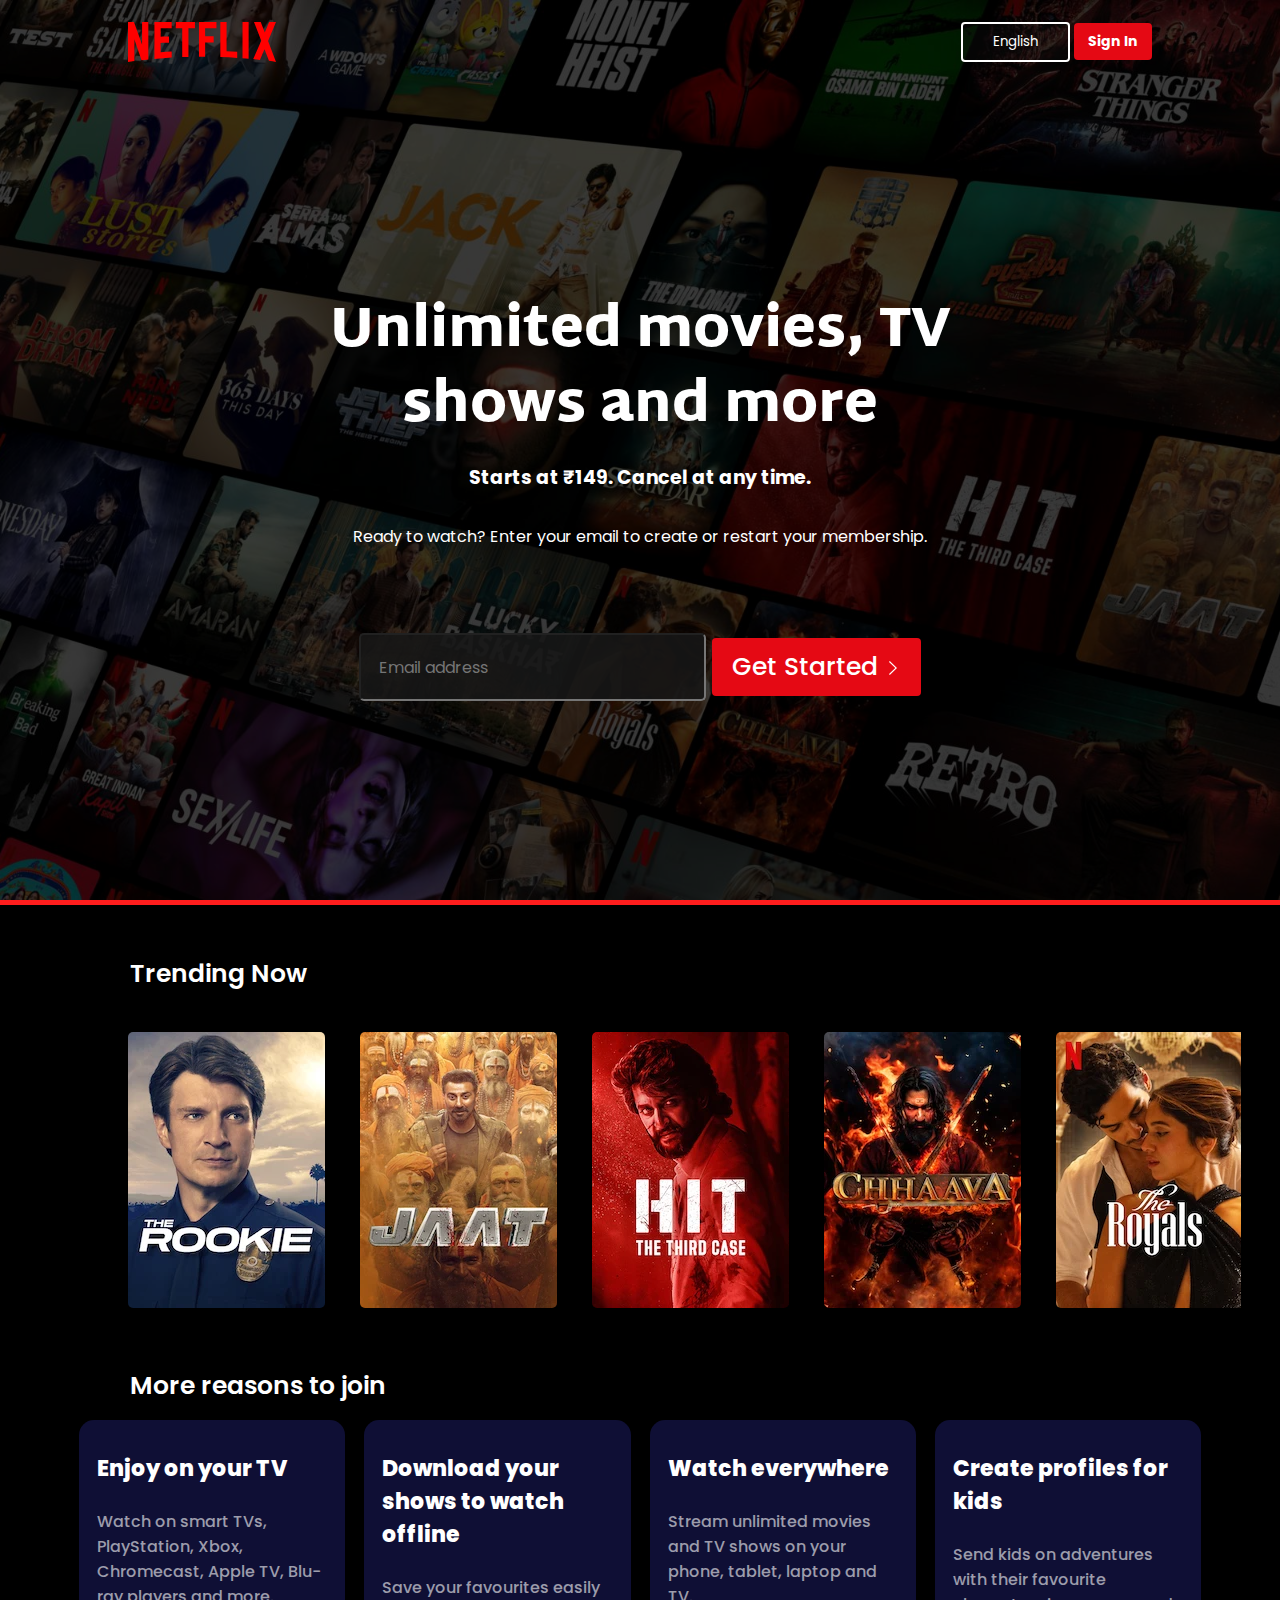
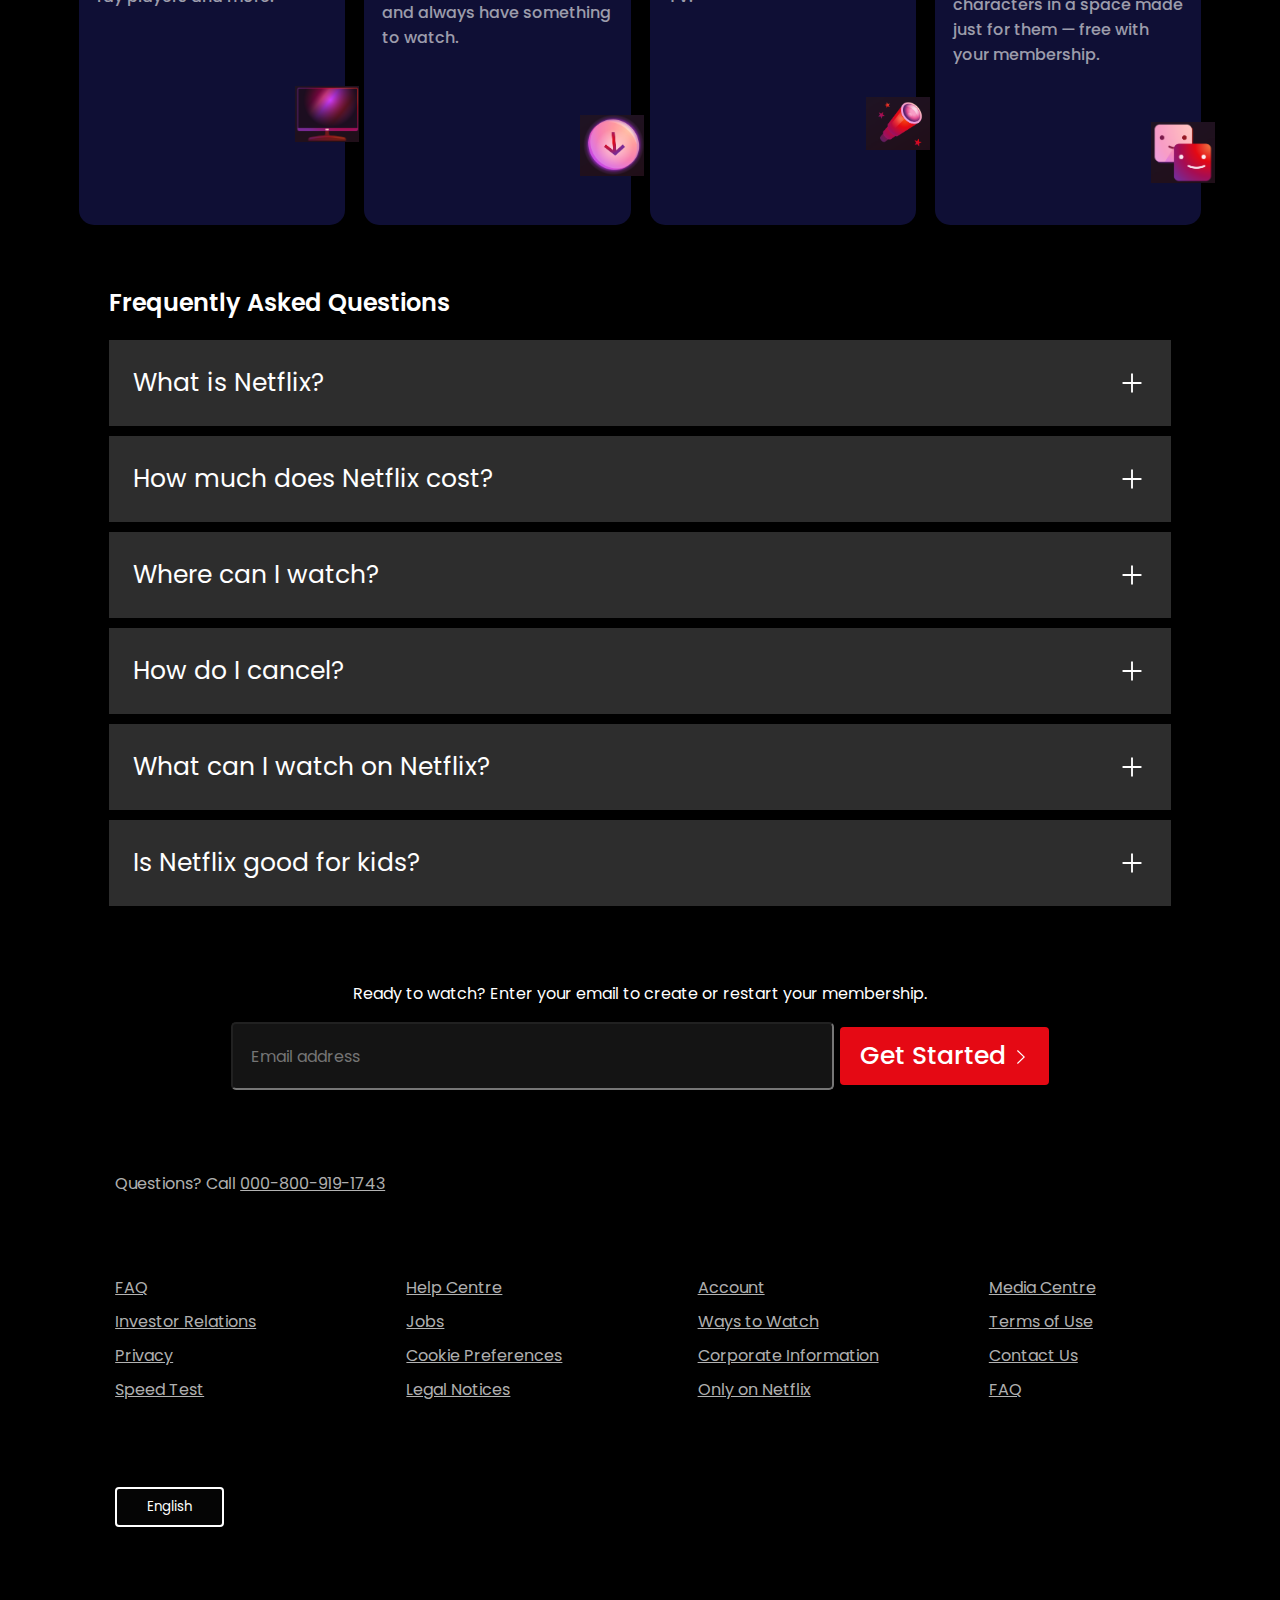
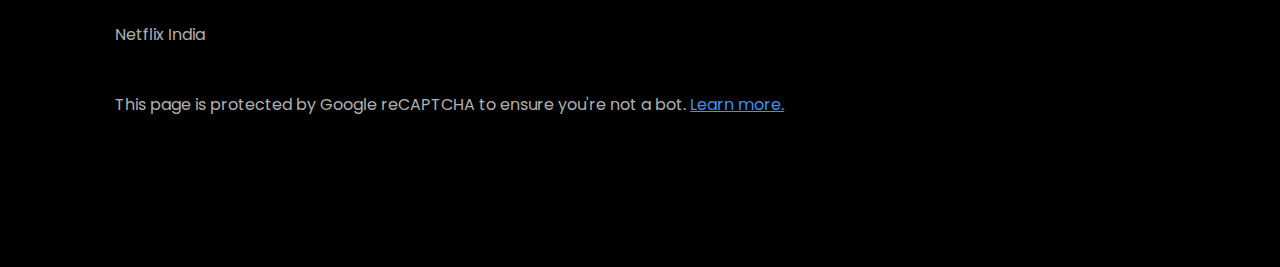
<file: index.html>
<!DOCTYPE html>
<html lang="en">

<head>
    <meta charset="UTF-8">
    <meta name="viewport" content="width=device-width, initial-scale=1.0">
    <title>Netflix India – Watch TV Shows Online, Watch Movies Online</title>
    <link rel="icon" href="favicon.ico" type="image/x-icon">
    <link rel="stylesheet" href="style.css">
</head>

<body>
    <div class="main">
        <div class="box"></div>
        <nav>
            <span class="bg"><img src="logo.svg" alt=""></span>

            <div class="button">
                <button class="lang">English</button>

                <button class="sign">Sign In</button>
            </div>

        </nav>
        <div class="content">

            <div class="c1">Unlimited movies, TV </div>
            <div class="c4">shows and more</div>
            <div class="c2">Starts at ₹149. Cancel at any time.
            </div>
            <div class="c3">Ready to watch? Enter your email to create or restart your membership.</div>


        </div>
        <div class="fill">
            <input type="text" placeholder="Email address">
            <button>Get Started <img class="sv" src="arr.svg" alt=""></button>

        </div>






    </div>
    <div class="sep">


    </div>

    <main>
        <div class="texttt">Trending Now</div>
        <div class="grid">


            <div class="h1"><img src="ASSETS/IMAGES/a1.webp" alt=""></div>
            <div class="h1"><img src="ASSETS/IMAGES/a2.webp" alt=""></div>
            <div class="h1"><img src="ASSETS/IMAGES/a3.webp" alt=""></div>
            <div class="h1"><img src="ASSETS/IMAGES/a4.webp" alt=""></div>
            <div class="h1"><img src="ASSETS/IMAGES/a5.webp" alt=""></div>
            <div class="h1"><img src="ASSETS/IMAGES/a6.webp" alt=""></div>
            <div class="h1"><img src="ASSETS/IMAGES/a7.webp" alt=""></div>
            <div class="h1"><img src="ASSETS/IMAGES/a8.webp" alt=""></div>
            <div class="h1"><img src="ASSETS/IMAGES/a9.webp" alt=""></div>
            <div class="h1"><img src="ASSETS/IMAGES/a10.webp" alt=""></div>

        </div>


        <section>
            <div class="more">More reasons to join</div>
            <div class="box">
                <div class="box1">
                    <div class="first1">Enjoy on your TV</div>
                    <div class="second1">Watch on smart TVs, PlayStation, Xbox, Chromecast, Apple TV, Blu-ray players
                        and
                        more.</div>
                    <img src="ASSETS/IMAGES/moni.png" alt="">
                </div>
                <div class="box1 img2">
                    <div class="first1">Download your shows to watch offline</div>
                    <div class="second1">Save your favourites easily and always have something to watch.</div>
                    <img src="ASSETS/IMAGES/arr.png" alt="">
                </div>
                <div class="box1 img3">
                    <div class="first1">Watch everywhere</div>
                    <div class="second1">Stream unlimited movies and TV shows on your phone, tablet, laptop and TV.
                    </div>
                    <img src="ASSETS/IMAGES/any.png" alt="">
                </div>
                <div class="box1 img4">
                    <div class="first1">Create profiles for kids</div>
                    <div class="second1">Send kids on adventures with their favourite characters in a space made just
                        for them — free with your membership.</div>
                    <img src="ASSETS/IMAGES/child.png" alt="">
                </div>
            </div>

        </section>


        <section class="faq">
            <div class="faqq">Frequently Asked Questions</div>
            <div class="faqques">
                <div class="faqbox">What is Netflix? <img src="plus.svg" alt=""></div>
                <div class="faqbox">How much does Netflix cost?<img src="plus.svg" alt=""></div>
                <div class="faqbox">Where can I watch? <img src="plus.svg" alt=""></div>
                <div class="faqbox">How do I cancel? <img src="plus.svg" alt=""></div>
                <div class="faqbox">What can I watch on Netflix?<img src="plus.svg" alt=""></div>
                <div class="faqbox">Is Netflix good for kids? <img src="plus.svg" alt=""></div>
            </div>
        </section>
    </main>
    <br>
    <br>
    <br>

    <footer>
        <section>
            <div class="footer1">Ready to watch? Enter your email to create or restart your membership.</div>



            <div class="footer2">
                <input type="text" placeholder="Email address">
                <button>Get Started <img class="sv" src="arr.svg" alt=""></button>

            </div>
        </section>
        <div class="contact">Questions? Call <u>000-800-919-1743</u></div>
        <div class="footer3">
            <div class="firstt">FAQ</div>
            <div class="firstt">Help Centre</div>
            <div class="firstt">Account</div>
            <div class="firstt">Media Centre</div>
            <div class="firstt">Investor Relations</div>
            <div class="firstt">Jobs</div>
            <div class="firstt">Ways to Watch</div>
            <div class="firstt">Terms of Use</div>
            <div class="firstt">Privacy</div>
            <div class="firstt">Cookie Preferences</div>
            <div class="firstt">Corporate Information</div>
            <div class="firstt">Contact Us</div>
            <div class="firstt">Speed Test</div>
            <div class="firstt">Legal Notices</div>
            <div class="firstt">Only on Netflix</div>
            <div class="firstt">FAQ</div>

        </div>

        <div class="button buttonn">
                <button class="lang">English</button>

               
            </div>


        <div class="footer4">
            <div class="first41">Netflix India</div>
            <div class="first411">This page is protected by Google reCAPTCHA to ensure you're not a bot. <u style="color: rgb(68, 142, 244);" > Learn more.</u></div>
        </div>
    </footer>





</body>

</html>
</file>
<file: style.css>
@import url('https://fonts.googleapis.com/css2?family=Martel+Sans:wght@200;300;400;600;700;800;900&family=Poppins:ital,wght@0,100;0,200;0,300;0,400;0,500;0,600;0,700;0,800;0,900;1,100;1,200;1,300;1,400;1,500;1,600;1,700;1,800;1,900&display=swap');

* {
    padding: 0;
    margin: 0;
    font-family: "Poppins", sans-serif, Segeo UI;


}

.main {
    background-image: url(ASSETS/IMAGES/bground.jpg);
    height: 100vh;
    width: 100vw;
    background-size: cover;
    /* ✅ Makes image scale to cover screen */
    background-repeat: no-repeat;
    background-position: center center;
    position: relative;



    /* background-repeat: no-repeat; */
}

.main .box {
    height: 100vh;
    width: 100vw;
    background-color: black;
    opacity: 0.70;
    position: absolute;
    top: 0;
}

nav img {
    width: 9.25rem;
    height: 2.5rem;
    position: relative;
    z-index: 1;

    /* background-color: rgb(78, 110, 16); */
}


nav {
    /* background-color: red; */
    max-width: 80vw;
    display: flex;
    margin: auto;
    justify-content: space-between;
    padding-top: 22px;
}

nav button {
    position: relative;
    z-index: 1;
}

.sign {
    padding: 8px 14px;
    border-radius: 4px;
    border: none;
    background: rgb(229, 9, 20);
    color: rgb(255, 255, 255);
    font-weight: bold;
    font-size: 14px;
    transition: transform 0.3s ease;
    cursor: pointer;
}






.sign:hover {
    background-color: rgb(203, 26, 35);

}



.lang {
    background-color: rgba(23, 23, 23, 0.2);
    color: white;
    padding: 8px 30px;
    border-radius: 4px;
    border: 2px solid white;
    cursor: pointer;
    /* font-size: 14px; */
}

.button {}

.content {


    height: 80vh;
    width: 100vw;
    /* background-color: aqua; */
    color: white;
    display: flex;
    flex-direction: column;
    justify-content: center;

    text-align: center;
    position: relative;
    z-index: 1;


}

.c1 {
    font-size: 55px;
    font-weight: 900;
    font-family: "Martel Sans", sans-serif;
    line-height: 49px;


}

.c4 {
    font-size: 55px;
    font-weight: 900;
    font-family: "Martel Sans", sans-serif, Segeo UI;


}

.c2 {
    /* font-family: "Martel Sans", sans-serif, Segeo UI; */
    font-size: 19px;
    font-weight: bold;
    margin-top: 5px;
    margin-bottom: 32px;

}

.fill {
    position: relative;
    z-index: 1;
    /* display: flex;
    flex-direction: column; */
    /* justify-content: center; */
    text-align: center;
    margin-top: -154px;
}

.fill button {
    background-color: rgb(229, 9, 20);
    border: none;
    color: white;
    font-size: 25px;
    font-weight: 500;
    /* border-radius: 5px; */
    padding: 10px 20px;
    border-radius: 4px;
    transition: transform 0.s ease;
    transition-delay: 0ms;
    cursor: pointer;

}

.fill button:hover {
    background-color: rgb(182, 24, 32);

}




.fill input {
    border-radius: 5px;
    position: relative;
    padding: 5px;
    z-index: 1;
    font-size: 16px;
    color: rgb(255, 255, 255);
    /* font-weight: bolder; */
    padding-left: 18px;
    width: 25vw;
    height: 6vh;
    position: relative;
    margin-right: 2px;
    top: -2px;
    background-color: rgba(23, 23, 23, 0.89);
    /* border: 5px solid rgba(23, 23, 23, 0.9); */
}


.sv {
    /* margin-top: 5px; */

    position: relative;
    top: 1px;
}

.sep {
    height: 5px;
    width: 100vw;
    background-color: rgb(254, 29, 29);
    position: relative;
    z-index: 1;



}

main {
    width: 100vw;


    background-color: rgb(0, 0, 0);
}

.grid {
    display: flex;
    justify-content: space-around;
    gap: 35px;
    max-width: 80vw;
    margin: auto;
    padding: 89px;
    overflow: auto;
    overflow-x: auto;
    padding-bottom: 20px;
    /* Push scrollbar out of view */
    margin-bottom: -20px;
    scrollbar-width: thin;
    /* Firefox */
    scrollbar-color: rgba(23, 23, 23, 0.2) transparent;

}

.grid img {
    border-radius: 5px;
    cursor: pointer;

}

.texttt {
    display: flex;
    margin-left: 130px;
    font-size: 25px;
    position: relative;
    top: 50px;
    font-weight: 550;
    color: white;
}


.h1 {
    transition: transform 0.3s ease;
    /* Smooth scaling */

}

.h1:hover {
    transform: scale(1.09);
    /* 5% enlargement */

}

main section {
    width: 100vw;
    background-color: black;
}

.more {
    /* background-color: aqua; */
    color: white;
}

.box1 {
    width: 18vw;
    text-align: left;
    padding-left: 18px;
    padding-right: 18px;
    height: auto;
    color: white;
    background-color: rgb(15, 15, 53);
    /* background-color: #1a2145; */
    margin: 5px;
    border-radius: 15px;
    height: 45vh;
}

.first1 {
    font-size: 22px;
    font-weight: 800;
    padding-top: 32px;
    padding-bottom: 24px;
    color: white;
}

.second1 {
    color: rgba(255, 255, 255, 0.592);
    font-weight: 500;
}

.more {
    padding-top: 52px;
    margin-left: 130px;
    font-size: 25px;
    font-weight: 550;
    color: white;
    margin-bottom: 10px;

}

.box {
    display: flex;
    justify-content: center;
    align-items: center;
    gap: 9px;
    /* transition: transform 0.3s ease;
    transition-delay: 10s; */
    /* padding-right: -18px; */
}

/* .box1:hover{
    transform: scale(1.09);
} */
.box1 img {

    width: 5vw;
    padding-left: 198px;
    padding-top: 77px;
}

.img2 img {
    width: 5vw;
    padding-left: 198px;
    padding-top: 65px;

}

.img3 img {
    width: 5vw;
    padding-left: 198px;
    padding-top: 88px;


}

.img4 img {
    width: 5vw;
    padding-left: 198px;
    padding-top: 55px;

}

body {
    background-color: black;
    overflow-x: hidden;
}

.faq {
    margin-top: 50px;
    max-width: 83vw;
    margin: auto;
}

.faqq {
    margin-top: 55px;
    margin-bottom: 20px;
    color: white;
    font-size: 24px;
    font-weight: 550;
    display: flex;
    justify-content: space-between;
    /* gap: 50px; */

}

.faqques {
    display: flex;
    flex-direction: column;
    justify-content: space-between;
    gap: 10px;


}

.faqbox {
    display: flex;
    justify-content: space-between;
    align-items: center;
    font-size: 25px;
    padding: 24px;
    color: white;
    background-color: #2d2d2d;

    cursor: pointer;
    /* transition: all 1s ease;f */
    /* transition-delay: 0ms; */

}

.faqbox:hover {
    background-color: #414141;
}

.faqbox img {
    height: 30px;

}

.footer1 {
    color: white;
    padding-bottom: 18px;
}



.footer2 button {
    background-color: rgb(229, 9, 20);
    border: none;
    color: white;
    font-size: 25px;
    font-weight: 500;
    /* border-radius: 5px; */
    padding: 10px 20px;
    border-radius: 4px;
    transition: transform 0.s ease;
    transition-delay: 0ms;
    cursor: pointer;

}

.footer2 button:hover {
    background-color: rgb(182, 24, 32);

}



.footer2 input {
    border-radius: 5px;
    position: relative;
    padding: 5px;
    z-index: 1;
    font-size: 16px;
    color: rgb(255, 255, 255);
    /* font-weight: bolder; */
    padding-left: 18px;
    width: 45vw;
    height: 6vh;
    position: relative;
    margin-right: 2px;
    top: -2px;
    background-color: rgba(23, 23, 23, 0.89);
    /* border: 5px solid rgba(23, 23, 23, 0.9); */
}

footer section {
    display: flex;
    flex-direction: column;
    justify-content: center;
    text-align: center;
    max-width: 70vw;
    margin: auto;
}

.contact {
    color: rgba(255, 255, 255, 0.7);

    padding: 79px 9vw;

}

.firstt {
    color: rgba(255, 255, 255, 0.7);
    text-decoration: underline;
    cursor: pointer;
}

.footer3 {

    display: grid;
    grid-template-columns: 1fr 1fr 1fr 1fr;
    padding-left: 9vw;
    row-gap: 9px;

}

.nu {
    color: rgba(255, 255, 255, 0.7);
}

.buttonn {
    padding: 85px 9vw;
}

.first41 {
    color: rgba(255, 255, 255, 0.7);
    padding: 10px 9vw;

}

.first411 {

    color: rgba(255, 255, 255, 0.7);
    padding: 35px 9vw;
    padding-bottom: 150px;

}

/* ========== TABLET RESPONSIVE (max-width: 1024px) ========== */
@media (max-width: 1024px) {

    .c1,
    .c4 {
        font-size: 40px;
        line-height: 44px;
    }

    .c2 {
        font-size: 16px;
    }

    .fill input {
        width: 50vw;
    }

    .box1 {
        width: 35vw;
        height: auto;
    }

    .texttt,
    .more {
        margin-left: 5vw;
        font-size: 20px;
    }

    /* ✅ Horizontal scrollable grid */
    .grid {
        flex-wrap: nowrap;
        overflow-x: auto;
        overflow-y: hidden;
        justify-content: flex-start;
        padding: 60px 20px;
    }

    .grid::-webkit-scrollbar {
        height: 6px;
    }

    .grid::-webkit-scrollbar-thumb {
        background: rgba(255, 255, 255, 0.2);
        border-radius: 10px;
    }

    .footer2 input {
        width: 70vw;
    }

    .footer3 {
        grid-template-columns: 1fr 1fr;
        padding-left: 0;
        text-align: center;
    }
}

/* ========== MOBILE RESPONSIVE (max-width: 768px) ========== */
@media (max-width: 768px) {
    nav {
        flex-direction: column;
        align-items: center;
        gap: 15px;
        padding: 16px;
    }

    .c1,
    .c4 {
        font-size: 28px;
        line-height: 32px;
    }

    .c2 {
        font-size: 14px;
        margin-bottom: 16px;
    }

    .fill {
        display: flex;
        flex-direction: column;
        align-items: center;
        margin-top: -80px;
    }

    .fill input,
    .fill button {
        width: 85vw;
        font-size: 16px;
        margin-bottom: 10px;
    }

    .box {
        flex-direction: column;
        align-items: center;
    }

    .box1 {
        width: 85vw;
        height: auto;
    }

    .box1 img,
    .img2 img,
    .img3 img,
    .img4 img {
        width: 12vw;
        padding-left: 0;
        padding-top: 16px;
        margin: auto;
    }

    .faqbox {
        font-size: 18px;
        padding: 16px;
    }

    .footer2 input,
    .footer2 button {
        width: 85vw;
        font-size: 18px;
    }

    .footer3 {
        grid-template-columns: 1fr;
        gap: 10px;
        text-align: center;
    }

    .texttt,
    .more {
        margin-left: 0;
        font-size: 18px;
        text-align: center;
    }

    .first1 {
        text-align: center;
    }

    .footer1,
    .firstt,
    .nu,
    .contact {
        text-align: center;
        padding-left: 10px;
        padding-right: 10px;
    }

    /* ✅ Keep .grid horizontal */
    .grid {
        flex-wrap: nowrap;
        overflow-x: auto;
        overflow-y: hidden;
        justify-content: flex-start;
        padding: 40px 10px;
    }

    .grid::-webkit-scrollbar {
        height: 5px;
    }

    .grid::-webkit-scrollbar-thumb {
        background-color: rgba(255, 255, 255, 0.2);
        border-radius: 10px;
    }
}

/* ========== SMALL DEVICES (max-width: 480px) ========== */
@media (max-width: 480px) {

    .c1,
    .c4 {
        font-size: 22px;
        line-height: 28px;
    }

    .c2 {
        font-size: 13px;
    }

    .fill input,
    .fill button {
        font-size: 14px;
        padding: 8px 14px;
    }

    nav img {
        width: 7rem;
        height: auto;
    }

    .faqbox {
        font-size: 16px;
    }

    .footer2 input,
    .footer2 button {
        font-size: 14px;
    }

    /* ✅ Horizontal scrollable grid */
    .grid {
        flex-wrap: nowrap;
        overflow-x: auto;
        overflow-y: hidden;
        justify-content: flex-start;
        padding: 30px 10px;
    }

    .grid::-webkit-scrollbar {
        height: 4px;
    }

    .grid::-webkit-scrollbar-thumb {
        background-color: rgba(255, 255, 255, 0.2);
        border-radius: 10px;
    }
}
</file>
